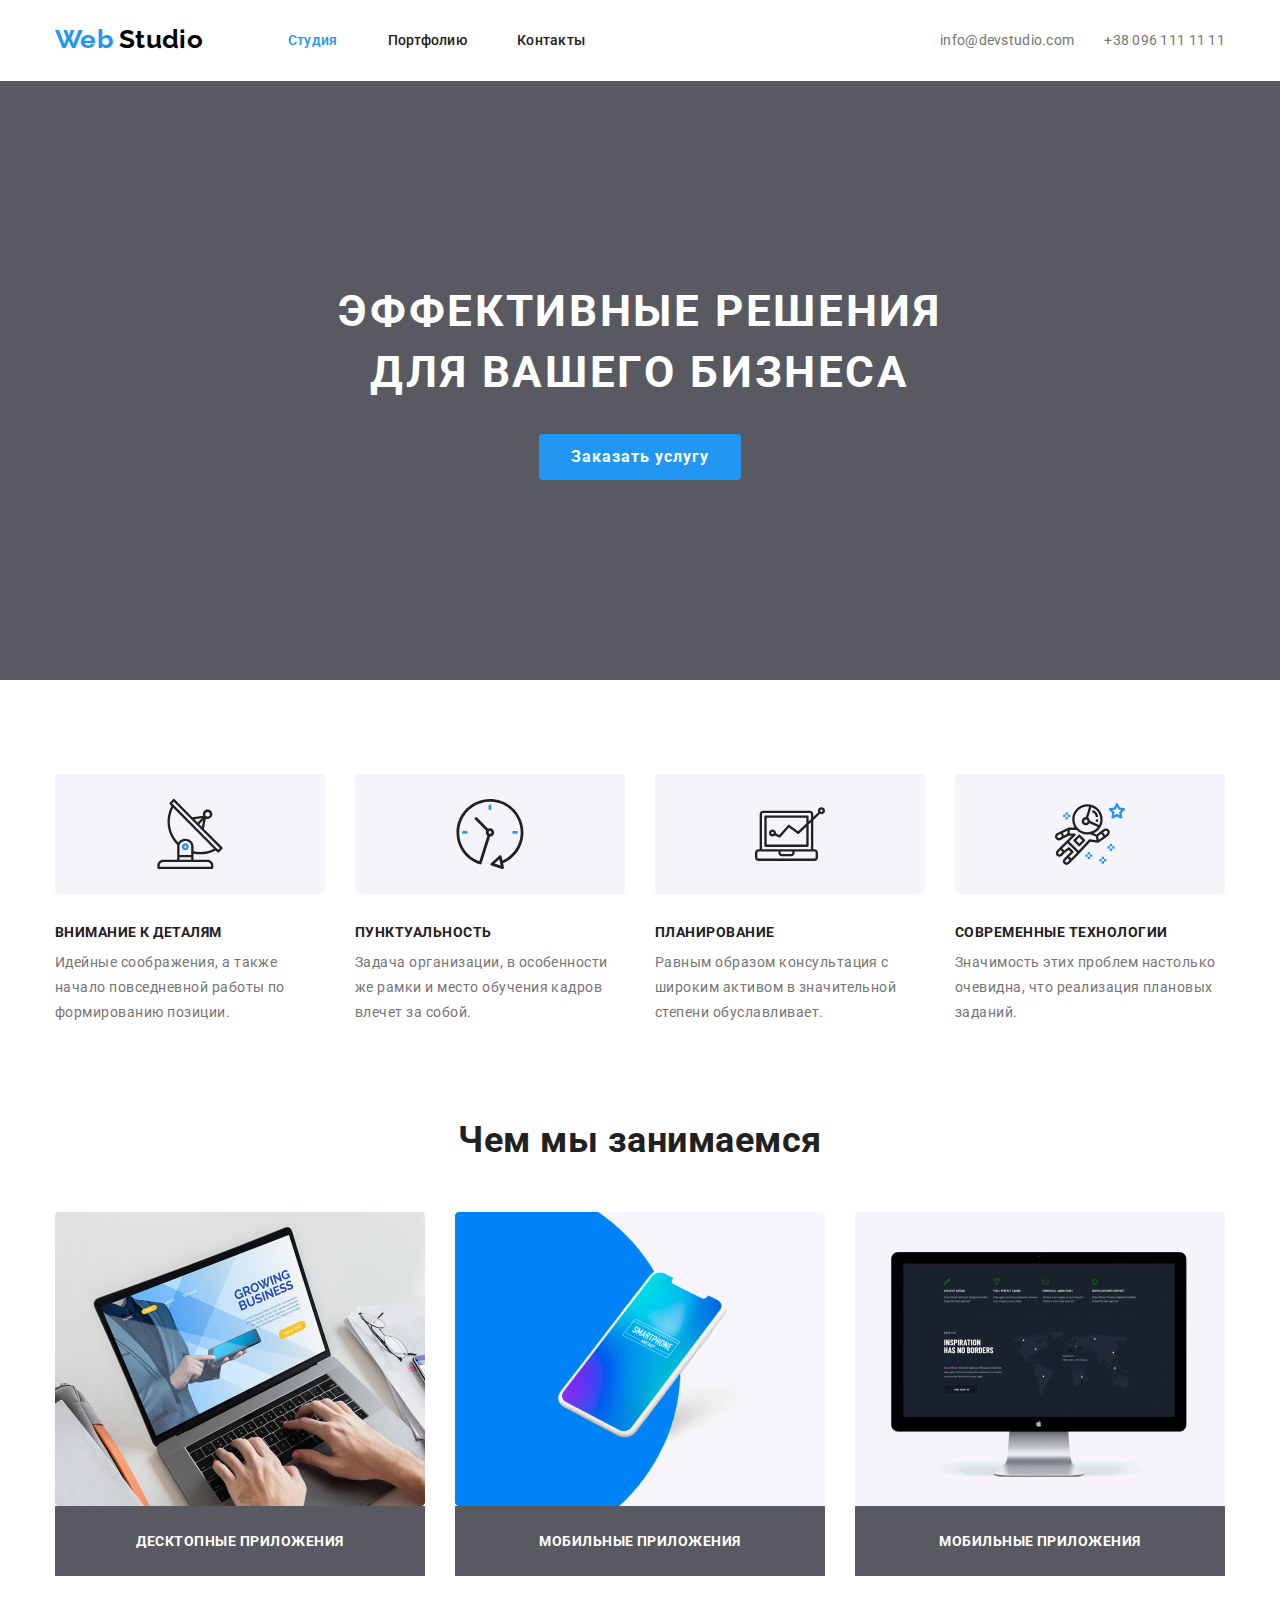
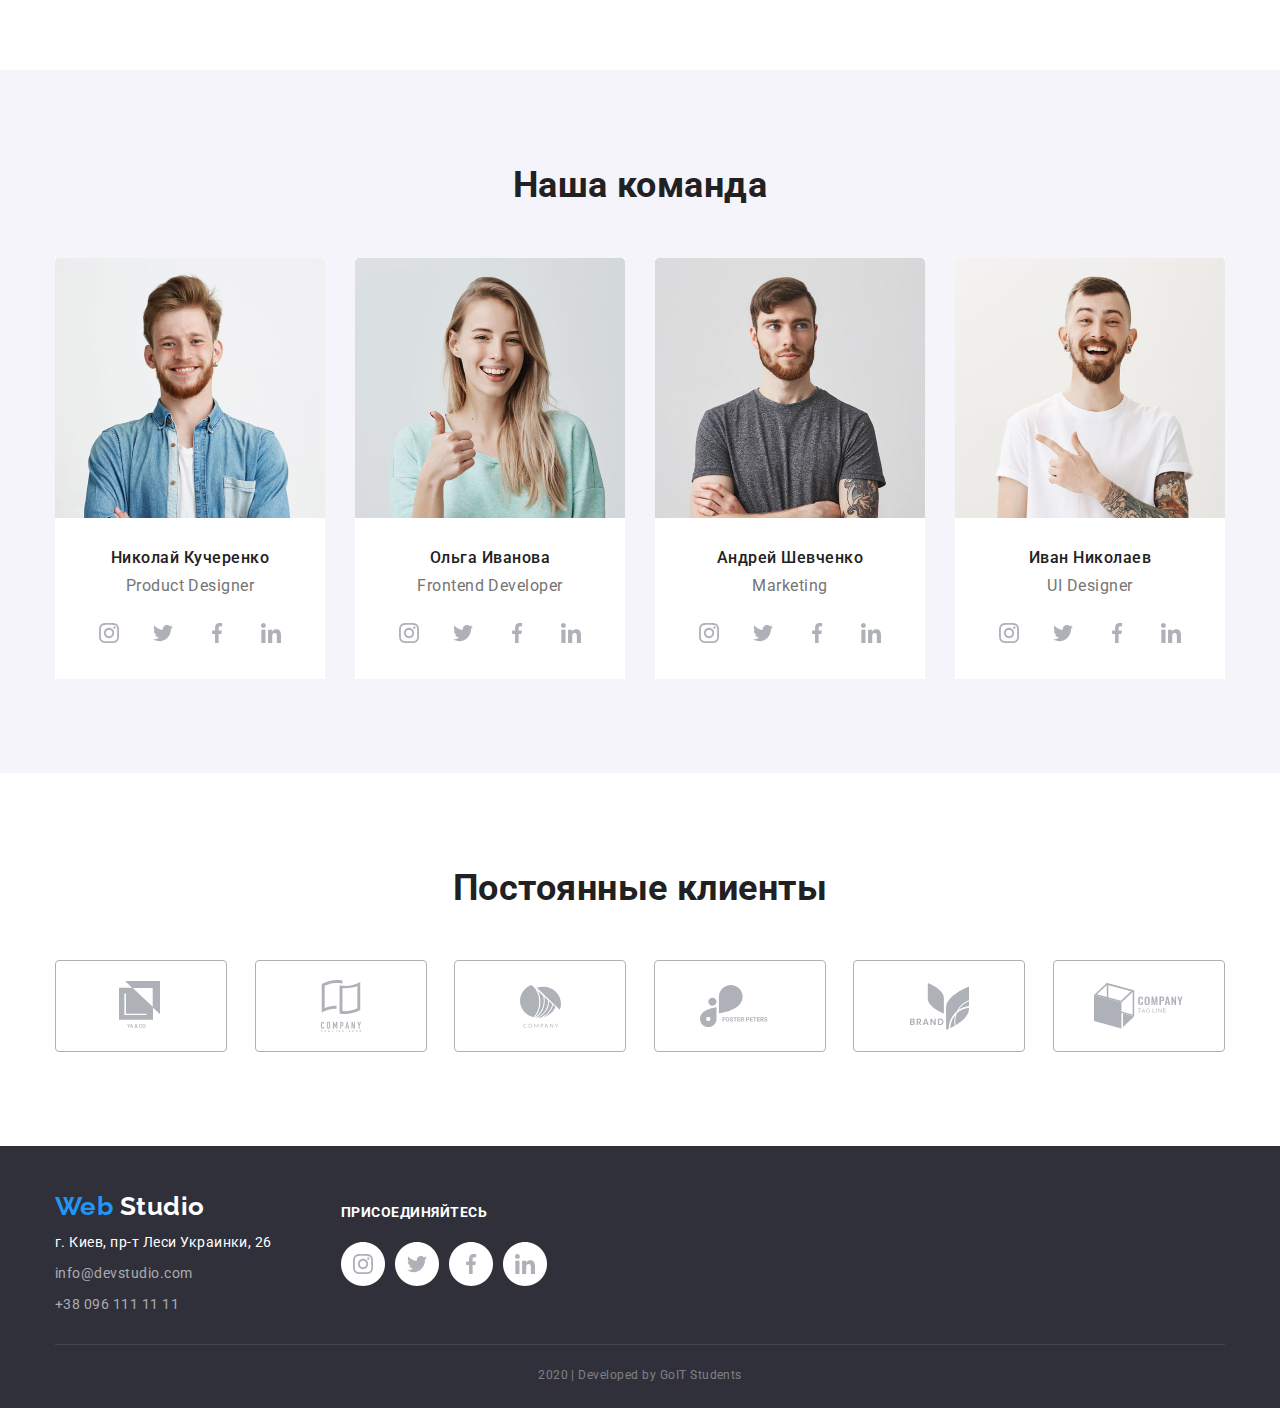
<file: index.html>
<!DOCTYPE html>
<html lang="ru">
  <head>
    <meta charset="UTF-8" />
    <meta name="viewport" content="width=device-width, initial-scale=1.0" />
    <title>Web Studio v.1</title>
    <link
      href="https://fonts.googleapis.com/css2?family=Roboto:wght@400;500;700&display=swap"
      rel="stylesheet"
    />
    <link
      href="https://fonts.googleapis.com/css2?family=Raleway:wght@700&display=swap"
      rel="stylesheet"
    />
    <link rel="stylesheet" href="./css/normalaize.css" />
    <link rel="stylesheet" href="./css/main.css" />
  </head>

  <body>
    <header class="conteiner main-nav">
      <nav class="link-nav">
        <a class="main-logo" href="index.html">
          <span class="blue"> Web</span> Studio</a>
          
        <ul class="link">
          <li class="nav-li">
            <a href="./index.html" class="link-current">Студия</a>
          </li>
          <li class="nav-li"><a href="portfolio.html">Портфолию</a></li>
          <li class="nav-li"><a href="">Контакты</a></li>
        </ul>
      </nav>

      <address class="adress-header">
        <ul class="link">
          <li class="add-li">
            <a href="mailto:info@devstudio.com">info@devstudio.com</a>
          </li>
          <li class="add-li">
            <a href="tel:+380961111111"> +38 096 111 11 11</a>
          </li>
        </ul>
      </address>
    </header>

    <main>
      <section class="hero">
        <h1 class="hero-title">Эффективные решения</br> для вашего бизнеса</h1>
        <button class="button-styles" type="button">Заказать услугу</button>
      </section>
      <!-- Features -->
      <section class="section-features">
        <div class="conteiner">
          <ul class="features">
            <li class="features-li">
              <div class="features-photo">
                <img src="./img/antenna1.svg" alt="антенна" />
              </div>
              <h3 class="features-tile">Внимание к деталям</h3>
              <p class="text">
                Идейные соображения, а также начало повседневной работы по
                формированию позиции.
              </p>
            </li>
            <li class="features-li">
              <div class="features-photo">
                <img src="./img/clock1.svg" alt="часы" />
              </div>
              <h3 class="features-tile">Пунктуальность</h3>
              <p class="text">
                Задача организации, в особенности же рамки и место обучения
                кадров влечет за собой.
              </p>
            </li>
            <li class="features-li">
              <div class="features-photo">
                <img src="./img/vector.svg" alt="вектор" />
              </div>
              <h3 class="features-tile">Планирование</h3>
              <p class="text">
                Равным образом консультация с широким активом в значительной
                степени обуславливает.
              </p>
            </li>
            <li class="features-li">
              <div class="features-photo">
                <img src="./img/astronaut1.svg" alt="астронавт" />
              </div>
              <h3 class="features-tile">Современные технологии</h3>
              <p class="text">
                Значимость этих проблем настолько очевидна, что реализация
                плановых заданий.
              </p>
            </li>
          </ul>
        </div>
      </section>
      <!-- Чем мы занимаемся -->
      <section class="section-work">
        <div class="conteiner">
          <h2 class="section-title">Чем мы занимаемся</h2>

          <ul class="work">
            <li>
              <a href=""
                ><img src="./img/img1.jpg" alt="ноутбук" width="370"
              /></a>
              <h3 class="work-title">Десктопные приложения</h3>
            </li>
            <li>
              <a href=""
                ><img src="./img/box.jpg" alt="телефон" width="370"
              /></a>
              <h3 class="work-title">Мобильные приложения</h3>
            </li>
            <li>
              <a href=""
                ><img src="./img/desctop.jpg" alt="монитор" width="370"
              /></a>
              <h3 class="work-title">Мобильные приложения</h3>
            </li>
          </ul>
        </div>
      </section>
      <!--Наша команда-->
      <section class="our-team">
        <div class="conteiner">
          <h2 class="section-title">Наша команда</h2>
          <ul class="team-list">
            <li class="team-li">
              <div class="team-img"><img src="./img/john.jpg" alt="Николай Кучеренко" width="270" /></div>
              <h3 class="team-link">Николай Кучеренко</h3>
              <p class="team-text">Product Designer</p>
              <ul class="social-link">
                <li><a href=""><img src="./img/instagram.svg"></a></li>
              <li><a href=""><img src="./img/twitter.svg"></a></li>
                <li><a href=""><img src="./img/facebook.svg"></a></li>
                <li><a href=""><img src="./img/linkedin.svg"></a></li>
              </ul>
            </li>

            <li class="team-li">
              <div class="team-img"><img src="./img/marta.jpg" alt="Ольга Иванова" width="270" /></div>
              <h3 class="team-link">Ольга Иванова</h3>
              <p class="team-text">Frontend Developer</p>
              <ul class="social-link">
                <li><a href=""><img src="./img/instagram.svg"></a></li>
                <li><a href=""><img src="./img/twitter.svg"></a></li>
                <li><a href=""><img src="./img/facebook.svg"></a></li>
                <li><a href=""><img src="./img/linkedin.svg"></a></li>
              </ul>
            </li>
            <li class="team-li">
              <div class="team-img"><img src="./img/robert.jpg" alt="Андрей Шевченко" width="270" /></div>
              <h3 class="team-link">Андрей Шевченко</h3>
              <p class="team-text">Marketing</p>
              <ul class="social-link">
                <li><a href=""><img src="./img/instagram.svg"></a></li>
            <li><a href=""><img src="./img/twitter.svg"></a></li>
                <li><a href=""><img src="./img/facebook.svg"></a></li>
                <li><a href=""><img src="./img/linkedin.svg"></a></li>
              </ul>
            </li>
            <li class="team-li">
              <div class="team-img"><img src="./img/martin.jpg" alt="Иван Николаев" width="270" /></div>
              <h3 class="team-link">Иван Николаев</h3>
              <p class="team-text">UI Designer</p>
              <ul class="social-link">
                <li><a href=""><img src="./img/instagram.svg"></a></li>
              <li><a href=""><img src="./img/twitter.svg"></a></li>
                <li><a href=""><img src="./img/facebook.svg"></a></li>
                <li><a href=""><img src="./img/linkedin.svg"></a></li>
              </ul>
            </li>
          </ul>
        </div>
      </section>
      <!--Постоянные клиенты-->
      <section class="our-customer">
        <div class="conteiner">
          <h2 class="section-title">Постоянные клиенты</h2>
          <ul class="customer-list">
            <li class="customer-li">
              <a href=""><img src="./img/logo1.svg" alt="клиент1" /></a>
            </li>
            <li class="customer-li">
              <a href=""><img src="./img/logo2.svg" alt="клиент2" /></a>
            </li>
            <li class="customer-li">
              <a href=""><img src="./img/logo3.svg" alt="клиент3" /></a>
            </li>
            <li class="customer-li">
              <a href=""><img src="./img/logo4.svg" alt="клиент4" /></a>
            </li>
            <li class="customer-li">
              <a href=""><img src="./img/logo5.svg" alt="клиент5" /></a>
            </li>
            <li class="customer-li">
              <a href=""><img src="./img/logo6.svg" alt="клиент6" /></a>
            </li>
          </ul>
         
      </section>
    </main>

    <footer class="foot">
      <div class="conteiner">

        <div class="foot-box">
          <div class="cont-add">
          <a class="main-logo-foot" href="index.html">
          <span class="blue"> Web</span> Studio</a>
        
        <address class="adress-footer">
          <span class="sity">г. Киев, пр-т Леси Украинки, 26</span>
        
          <ul class="foot-li">
            <li class="adress-a">
              <a href="mailto:info@devstudio.com">info@devstudio.com</a>
            </li>
            <li class="adress-a"><a href="tel:+380961111111"> +38 096 111 11 11</a></li>
          </ul>
        </address>
        </div>

        <section class="foot-link">
          
          <h3 class="porto">Подписки</h3>
          <b>присоединяйтесь</b>
          <ul class="social-link-footer">
            <li><a href=""><img src="./img/instagram.svg"></a></li>
          <li><a href=""><img src="./img/twitter.svg"></a></li>
            <li><a href=""><img src="./img/facebook.svg"></a></li>
            <li><a href=""><img src="./img/linkedin.svg"></a></li>
          </ul>
        </div>

          <div><p class="end">2020 | Developed by GoIT Students</p></div>
        </section>
      </div>
    </footer>
  </body>
</html>
</file>
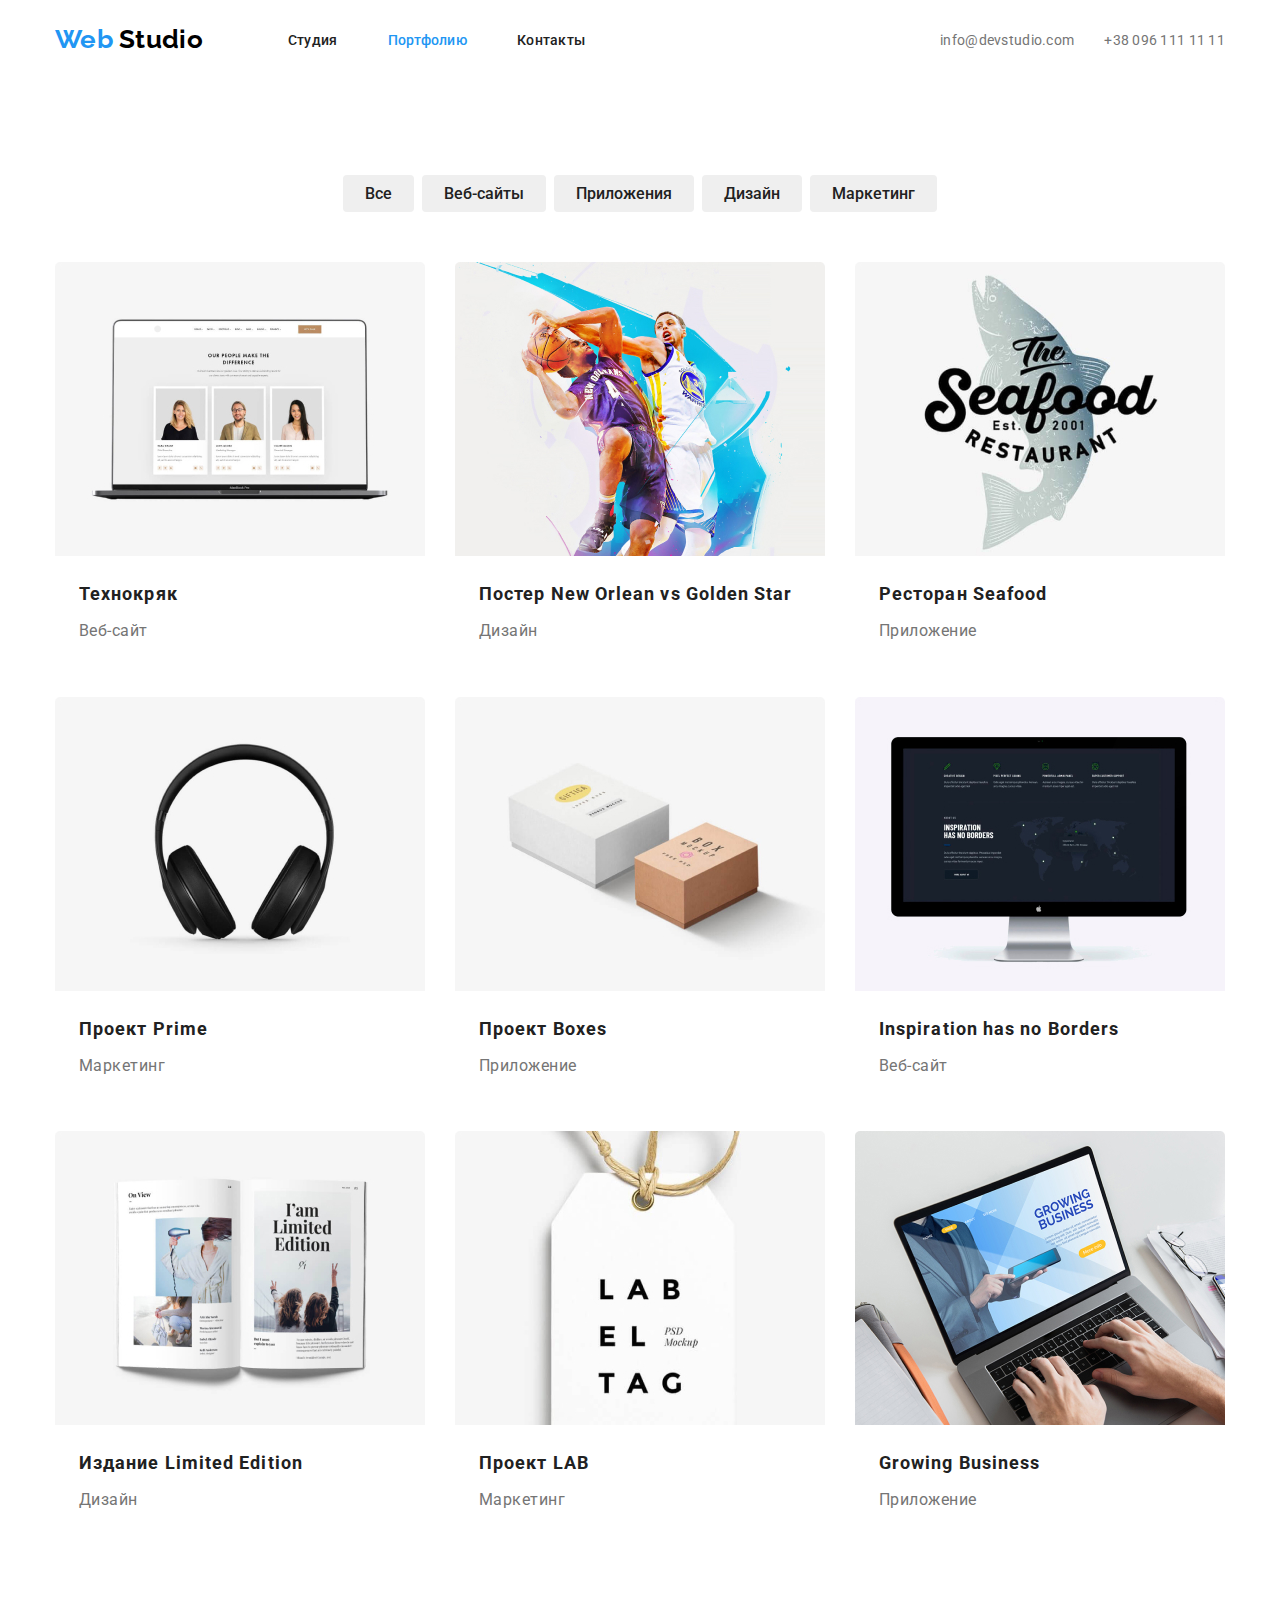
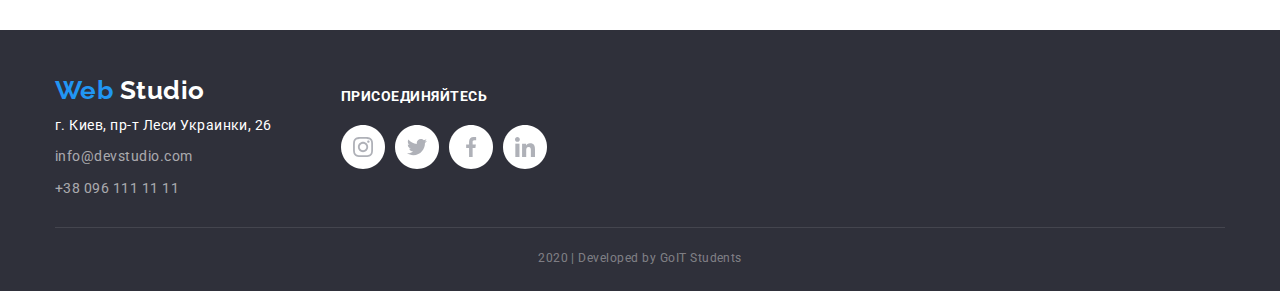
<file: portfolio.html>
<!DOCTYPE html>
<html lang="ru">
  <head>
    <meta charset="UTF-8" />
    <meta name="viewport" content="width=device-width, initial-scale=1.0" />
    <title>portfolio</title>
    <link
      href="https://fonts.googleapis.com/css2?family=Roboto:wght@400;500;700&display=swap"
      rel="stylesheet"
    />
    <link
      href="https://fonts.googleapis.com/css2?family=Raleway:wght@700&display=swap"
      rel="stylesheet"
    />
    <link rel="stylesheet" href="./css/normalaize.css" />
    <link rel="stylesheet" href="./css/main.css" />
  </head>
  <body>
    <header class="conteiner main-nav">
      <nav class="link-nav">
        <a class="main-logo" href="index.html">
          <span class="blue"> Web</span> Studio</a
        >

        <ul class="link">
          <li class="nav-li">
            <a href="./index.html">Студия</a>
          </li>
          <li class="nav-li">
            <a href="portfolio.html" class="link-current">Портфолию</a>
          </li>
          <li class="nav-li"><a href="">Контакты</a></li>
        </ul>
      </nav>

      <address class="adress-header">
        <ul class="link">
          <li class="add-li">
            <a href="mailto:info@devstudio.com">info@devstudio.com</a>
          </li>
          <li class="add-li">
            <a href="tel:+380961111111"> +38 096 111 11 11</a>
          </li>
        </ul>
      </address>
    </header>
    <main>
      <section>
        <div class="conteiner">
          <h1 class="porto">Портофолио</h1>
          <div >
            <ul class="filter-list">
              <li class="filter-li">
                <button class="button-style" type="button">Все</button>
              </li>
              <li class="filter-li">
                <button class="button-style" type="button">Веб-сайты</button>
              </li>
              <li class="filter-li">
                <button class="button-style" type="button">Приложения</button>
              </li>
              <li class="filter-li">
                <button class="button-style" type="button">Дизайн</button>
              </li>
              <li class="filter-li">
                <button class="button-style" type="button">Маркетинг</button>
              </li>
            </ul>
          </div>
        </div>
      
        <div class="conteiner project-blok">
          <ul class="project-blok">
            <li class="project-elements">
              <a href=""><img src="./img/project1.jpg" alt="проект1" width="370" />
                <h2 class="project-title">Технокряк</h2>
                <p class="projext-text">Веб-сайт</p>
                <p class="project-text-link">
                  Технокряк это современная площадка распространения
                  коронавируса. Компании используют эту платформу для цифрового
                  шпионажа и атак на защищённые сервера конкурентов.
                </p></a
              >
            </li>
            <li class="project-elements">
              <a href=""
                ><img src="./img/project2.jpg" alt="проект2" width="370" />
                <h2 class="project-title">Постер New Orlean vs Golden Star</h2>
                <p class="projext-text">Дизайн</p>
                <p class="project-text-link">
                  Технокряк это современная площадка распространения
                  коронавируса. Компании используют эту платформу для цифрового
                  шпионажа и атак на защищённые сервера конкурентов.
                </p></a
              >
            </li>
            <li class="project-elements">
              <a href=""
                ><img src="./img/project3.jpg" alt="проект3" width="370" />
                <h2 class="project-title">Ресторан Seafood</h2>
                <p class="projext-text">Приложение</p>
                <p class="project-text-link">
                  Технокряк это современная площадка распространения
                  коронавируса. Компании используют эту платформу для цифрового
                  шпионажа и атак на защищённые сервера конкурентов.
                </p></a
              >
            </li>
            <li class="project-elements">
              <a
                ><img src="./img/project4.jpg" alt="проект4" width="370" />
                <h2 class="project-title">Проект Prime</h2>
                <p class="projext-text">Маркетинг</p>
                <p class="project-text-link">
                  Технокряк это современная площадка распространения
                  коронавируса. Компании используют эту платформу для цифрового
                  шпионажа и атак на защищённые сервера конкурентов.
                </p></a
              >
            </li>
            <li class="project-elements">
              <a>
                <img src="./img/project5.jpg" alt="проект5" width="370" />
                <h2 class="project-title">Проект Boxes</h2>
                <p class="projext-text">Приложение</p>
                <p class="project-text-link">
                  Технокряк это современная площадка распространения
                  коронавируса. Компании используют эту платформу для цифрового
                  шпионажа и атак на защищённые сервера конкурентов.
                </p></a
              >
            </li>
            <li class="project-elements">
              <a
                ><img src="./img/project6.jpg" alt="проект6" width="370" />
                <h2 class="project-title">Inspiration has no Borders</h2>
                <p class="projext-text">Веб-сайт</p>
                <p class="project-text-link">
                  Технокряк это современная площадка распространения
                  коронавируса. Компании используют эту платформу для цифрового
                  шпионажа и атак на защищённые сервера конкурентов.
                </p></a
              >
            </li>
            <li class="project-elements">
              <a
                ><img src="./img/project7.jpg" alt="проект7" width="370" />
                <h2 class="project-title">Издание Limited Edition</h2>
                <p class="projext-text">Дизайн</p>
                <p class="project-text-link">
                  Технокряк это современная площадка распространения
                  коронавируса. Компании используют эту платформу для цифрового
                  шпионажа и атак на защищённые сервера конкурентов.
                </p></a
              >
            </li>
            <li class="project-elements">
              <a
                ><img src="./img/project8.jpg" alt="проект8" width="370" />
                <h2 class="project-title">Проект LAB</h2>
                <p class="projext-text">Маркетинг</p>
                <p class="project-text-link">
                  Технокряк это современная площадка распространения
                  коронавируса. Компании используют эту платформу для цифрового
                  шпионажа и атак на защищённые сервера конкурентов.
                </p></a
              >
            </li>
            <li class="project-elements">
              <a
                ><img src="./img/project9.jpg" alt="проект9" width="370" />
                <h2 class="project-title">Growing Business</h2>
                <p class="projext-text">Приложение</p>
                <p class="project-text-link">
                  Технокряк это современная площадка распространения
                  коронавируса. Компании используют эту платформу для цифрового
                  шпионажа и атак на защищённые сервера конкурентов.
                </p></a
              >
            </li>
          </ul>
        </div>
      </section>
    </main>
        <footer class="foot">
          <div class="conteiner">
        
            <div class="foot-box">
              <div class="cont-add">
                <a class="main-logo-foot" href="index.html">
                  <span class="blue"> Web</span> Studio</a>
        
                <address class="adress-footer">
                  <span class="sity">г. Киев, пр-т Леси Украинки, 26</span>
        
                  <ul class="foot-li">
                    <li class="adress-a">
                      <a href="mailto:info@devstudio.com">info@devstudio.com</a>
                    </li>
                    <li class="adress-a"><a href="tel:+380961111111"> +38 096 111 11 11</a></li>
                  </ul>
                </address>
              </div>
        
              <section class="foot-link">
        
                <h3 class="porto">Подписки</h3>
                <b>присоединяйтесь</b>
                <ul class="social-link-footer">
                  <li><a href=""><img src="./img/instagram.svg"></a></li>
                  <li><a href=""><img src="./img/twitter.svg"></a></li>
                  <li><a href=""><img src="./img/facebook.svg"></a></li>
                  <li><a href=""><img src="./img/linkedin.svg"></a></li>
                </ul>
            </div>
        
            <div>
              <p class="end">2020 | Developed by GoIT Students</p>
            </div>
            </section>
          </div>
        </footer>
  </body>
</html>
</file>
<file: css/main.css>
:root {
  --primary-text-color: #212121;
  --secondary-text-color: #757575;
  --accent-color: #2196f3;
  --text-logo: #000;
  --primary-white-color: #ffffff;
  --social-link-color: #afb1b8;
  --secondary-background-color: rgba(47, 48, 58, 0.8);
  --ghost-color: #2f303a;
  --secondary-ghost: rgba(255, 255, 255, 0.6);
  --backgraund-color: #f5f4fa;
}
body {
  background-color: var(--primary-white-color);
  font-family: 'Roboto', sans-serif;
  letter-spacing: 0.03em;
  color: var(--primary-text-color);
}
.conteiner {
  margin-left: auto;
  margin-right: auto;
  width: 1170px;
  padding-left: 15px;
  padding-right: 15px;
}

ul {
  display: flex;
  list-style-type: none;
  padding: 0px;
  margin: 0px;
}
a {
  text-decoration: none;
  color: inherit;
}
img {
  display: block;
}
section {
  margin-top: 0px;
}
.section-title {
  font-weight: 700;
  font-size: 36px;
  line-height: 1.2;
  text-align: center;
  margin-top: 0px;
  margin-bottom: 50px;
}
/*шапка*/
.main-nav {
  display: flex;
  align-items: center;
}
.link-nav {
  display: flex;

  font-weight: 500;
  font-size: 14px;
  line-height: 1.2;
  letter-spacing: 0.02em;
}
.link .nav-li {
  display: block;
  padding-top: 32px;
  padding-bottom: 32px;
}
/* логотип */
.main-logo {
  padding-top: 24px;
  padding-bottom: 25px;
  margin-right: 85px;

  font-family: 'Raleway', sans-serif;
  font-weight: 700;
  font-size: 26px;
  line-height: 1.2;
  text-decoration: none;
  color: var(--text-logo);
}
.blue {
  color: var(--accent-color);
}

.link-current {
  color: var(--accent-color);
}

.link-nav .link :hover,
.link-nav .link :focus {
  color: var(--accent-color);
}
.link .nav-li:not(:last-child) {
  margin-right: 50px;
}
.adress-header {
  margin-left: auto;

  font-style: normal;
  font-size: 14px;
  line-height: 1.15;
  letter-spacing: 0.02em;
  color: var(--secondary-text-color);
}
.adress-header .link :hover,
.adress-header .link :focus {
  color: var(--accent-color);
}
.link .add-li:not(:first-child) {
  margin-left: 30px;
}
.link .add-li {
  display: block;
  padding-top: 32px;
  padding-bottom: 32px;
}

/*герой*/
.hero {
  background: var(--secondary-background-color);
  padding-top: 200px;
  padding-bottom: 200px;
  text-align: center;
}
.hero-title {
  color: var(--primary-white-color);
  font-weight: 700;
  font-size: 44px;
  line-height: 1.4;
  letter-spacing: 0.06em;
  text-transform: uppercase;
  margin-top: 0px;
  margin-bottom: 30px;
}

/*Button*/
.button-styles {
  display: inline-block;
  border-radius: 4px;
  border-style: none;

  background-color: var(--accent-color);
  color: var(--primary-white-color);
  padding-top: 10px;
  padding-bottom: 10px;
  padding-left: 32px;
  padding-right: 32px;

  font-weight: 700;
  font-size: 16px;
  line-height: 1.6;
  letter-spacing: 0.06em;
}

/*Features*/
.section-features {
  padding-top: 94px;
  padding-bottom: 94px;
}
.features {
  justify-content: space-between;
  width: 270px;
}

.features-photo {
  border-radius: 4px;
  display: flex;
  align-items: center;
  justify-content: center;
  width: 270px;
  height: 120px;
  margin-bottom: 30px;
  background: var(--backgraund-color);
}
.features .features-li:not(:last-child) {
  margin-right: 30px;
}
.features-tile {
  margin-top: 0px;
  margin-bottom: 10px;

  font-weight: 700;
  font-size: 14px;
  line-height: 1.15;
  text-transform: uppercase;
}
.features .text {
  color: var(--secondary-text-color);
  font-weight: 400;
  font-size: 14px;
  line-height: 1.8;
  margin-top: 0px;
  margin-bottom: 0px;
}
/*чем мы занимаемся*/
.section-work {
  padding-bottom: 94px;
}

.work-title {
  display: flex;
  align-items: center;
  justify-content: center;
  width: 370px;
  height: 70px;
  margin: 0px;

  background: var(--secondary-background-color);
  color: var(--primary-white-color);
  font-weight: 700;
  font-size: 14px;
  line-height: 1.15;
  text-transform: uppercase;
}

.work li:not(:last-child) {
  margin-right: 30px;
}
/*Наша команда*/
.our-team {
  padding-top: 94px;
  padding-bottom: 94px;
  background-color: var(--backgraund-color);
}
.team-li {
  background-color: var(--primary-white-color);
}
.team-list .team-li:not(:last-child) {
  margin-right: 30px;
}

.team-img {
  margin-bottom: 30px;
}
.team-link {
  margin-top: 0px;
  margin-bottom: 10px;

  font-weight: 500;
  font-size: 16px;
  line-height: 1.2;
  text-align: center;
}
.team-text {
  margin-top: 0px;
  margin-bottom: 16px;
  color: var(--secondary-text-color);
  font-weight: 400;
  font-size: 16px;
  text-align: center;
}
.social-link {
  display: flex;
  align-items: center;
  justify-content: center;
  margin: 0px;
  padding-bottom: 24px;
  color: var(--social-link-color);
}
.social-link :hover,
.social-link :focus {
  color: var(--accent-color);
}
.social-link li:not(:last-child) {
  margin-right: 10px;
}

/*Постоянные клиенты*/
.our-customer {
  padding-top: 94px;
  padding-bottom: 94px;
}
.customer-list {
  display: flex;
  justify-content: space-between;
}
.customer-li {
  display: flex;
  align-items: center;
  justify-content: center;
  border: 1px solid var(--social-link-color);
  border-radius: 4px;
  height: 90px;
  width: 170px;
}

/*подвал*/
.foot {
  margin-top: 0px;
  margin-bottom: 0px;
  background-color: var(--ghost-color);
}
.foot-box {
  display: flex;
  border-bottom: 1px solid rgba(255, 255, 255, 0.1);
}
.cont-add {
  padding-top: 45px;
  padding-bottom: 28px;
  margin-right: 69px;
}
.foot-link {
  display: block;
  padding-top: 57px;
  margin: 0px;
}
.foot-link .social-link {
  margin-top: 20px;
}
.foot-li {
  display: block;
}
.adress-a:not(:last-child) {
  margin-bottom: 9px;
}
.main-logo-foot {
  display: block;
  margin-bottom: 8px;
  font-family: 'Raleway', sans-serif;
  font-weight: 700;
  font-size: 26px;
  line-height: 1.2;
  text-decoration: none;

  color: var(--primary-white-color);
}
.blue {
  color: var(--accent-color);
}

.sity {
  display: block;
  margin-bottom: 9px;
  color: var(--primary-white-color);
}
.adress-footer {
  color: var(--secondary-ghost);
  font-style: normal;
  font-weight: 400;
  font-size: 14px;
  line-height: 1.6;
}

b {
  margin-bottom: 20px;
  color: var(--primary-white-color);
  font-weight: 700;
  font-size: 14px;
  line-height: 1.15;
  text-transform: uppercase;
}
.social-link-footer {
  display: flex;
  align-items: center;
  justify-content: center;
  margin-top: 20px;
  color: var(--social-link-color);
}
.social-link-footer li:not(:last-child) {
  margin-right: 10px;
}
.end {
  padding-top: 18px;
  padding-bottom: 21px;
  margin: 0px;
  background: var(--ghost-color);
  font-weight: 400;
  font-size: 12px;
  line-height: 2;
  text-align: center;
  color: rgba(255, 255, 255, 0.4);
}

/*портофлио*/
.porto {
  display: none;
}
.filter-list {
  display: flex;
  justify-content: center;
  padding-top: 93px;
  border-top: 1px solid rgba(255, 255, 255, 0.1);
}
.filter-list .filter-li:not(:last-child) {
  margin-right: 8px;
}
.button-style {
  display: inline-block;
  border-radius: 4px;
  border-style: none;

  color: var(--primary-text-color);
  padding-left: 22px;
  padding-right: 22px;
  padding-top: 6px;
  padding-bottom: 6px;

  font-weight: 500;
  font-size: 16px;
  line-height: 1.6;
}

.button-style:hover,
.button-style:focus {
  color: var(--primary-white-color);
  background-color: var(--accent-color);
}

/*проекты*/
.conteiner .project-blok {
  padding-top: 50px;
  padding-bottom: 94px;
}
.project-blok {
  display: flex;
  flex-wrap: wrap;
}
.project-elements {
  width: 370px;
  padding-bottom: 20px;
  margin-right: 30px;
}

.project-elements:nth-child(3n) {
  margin-right: 0px;
}

.project-elements:nth-child(-2 + 3) {
  margin-bottom: 0px;
}
.project-elements:nth-child(-n + 6) {
  margin-bottom: 30px;
}
.project-elements img {
  margin-bottom: 20px;
}
.project-title {
  margin-top: 0px;
  margin-bottom: 4px;
  margin-left: 24px;

  font-weight: 700;
  font-size: 18px;
  line-height: 2;
  letter-spacing: 0.06em;
}
.projext-text {
  margin-top: 0px;
  margin-bottom: 0px;
  margin-left: 24px;

  color: var(--secondary-text-color);
  font-weight: 400;
  font-size: 16px;
  line-height: 1.9;
}
.project-text-link {
  display: none;
  margin: 0px;
  background-color: var(--accent-color);
  font-weight: 400;
  font-size: 18px;
  line-height: 1.56;
  color: var(--primary-white-color);
}
</file>
<file: css/normalaize.css>
/*! normalize.css v8.0.1 | MIT License | github.com/necolas/normalize.css */

/* Document
   ========================================================================== */

/**
 * 1. Correct the line height in all browsers.
 * 2. Prevent adjustments of font size after orientation changes in iOS.
 */

html {
  line-height: 1.15; /* 1 */
  -webkit-text-size-adjust: 100%; /* 2 */
}

/* Sections
   ========================================================================== */

/**
 * Remove the margin in all browsers.
 */

body {
  margin: 0;
}

/**
 * Render the `main` element consistently in IE.
 */

main {
  display: block;
}

/**
 * Correct the font size and margin on `h1` elements within `section` and
 * `article` contexts in Chrome, Firefox, and Safari.
 */

h1 {
  font-size: 2em;
  margin: 0.67em 0;
}

/* Grouping content
   ========================================================================== */

/**
 * 1. Add the correct box sizing in Firefox.
 * 2. Show the overflow in Edge and IE.
 */

hr {
  box-sizing: content-box; /* 1 */
  height: 0; /* 1 */
  overflow: visible; /* 2 */
}

/**
 * 1. Correct the inheritance and scaling of font size in all browsers.
 * 2. Correct the odd `em` font sizing in all browsers.
 */

pre {
  font-family: monospace, monospace; /* 1 */
  font-size: 1em; /* 2 */
}

/* Text-level semantics
   ========================================================================== */

/**
 * Remove the gray background on active links in IE 10.
 */

a {
  background-color: transparent;
}

/**
 * 1. Remove the bottom border in Chrome 57-
 * 2. Add the correct text decoration in Chrome, Edge, IE, Opera, and Safari.
 */

abbr[title] {
  border-bottom: none; /* 1 */
  text-decoration: underline; /* 2 */
  text-decoration: underline dotted; /* 2 */
}

/**
 * Add the correct font weight in Chrome, Edge, and Safari.
 */

b,
strong {
  font-weight: bolder;
}

/**
 * 1. Correct the inheritance and scaling of font size in all browsers.
 * 2. Correct the odd `em` font sizing in all browsers.
 */

code,
kbd,
samp {
  font-family: monospace, monospace; /* 1 */
  font-size: 1em; /* 2 */
}

/**
 * Add the correct font size in all browsers.
 */

small {
  font-size: 80%;
}

/**
 * Prevent `sub` and `sup` elements from affecting the line height in
 * all browsers.
 */

sub,
sup {
  font-size: 75%;
  line-height: 0;
  position: relative;
  vertical-align: baseline;
}

sub {
  bottom: -0.25em;
}

sup {
  top: -0.5em;
}

/* Embedded content
   ========================================================================== */

/**
 * Remove the border on images inside links in IE 10.
 */

img {
  border-style: none;
}

/* Forms
   ========================================================================== */

/**
 * 1. Change the font styles in all browsers.
 * 2. Remove the margin in Firefox and Safari.
 */

button,
input,
optgroup,
select,
textarea {
  font-family: inherit; /* 1 */
  font-size: 100%; /* 1 */
  line-height: 1.15; /* 1 */
  margin: 0; /* 2 */
}

/**
 * Show the overflow in IE.
 * 1. Show the overflow in Edge.
 */

button,
input {
  /* 1 */
  overflow: visible;
}

/**
 * Remove the inheritance of text transform in Edge, Firefox, and IE.
 * 1. Remove the inheritance of text transform in Firefox.
 */

button,
select {
  /* 1 */
  text-transform: none;
}

/**
 * Correct the inability to style clickable types in iOS and Safari.
 */

button,
[type='button'],
[type='reset'],
[type='submit'] {
  -webkit-appearance: button;
}

/**
 * Remove the inner border and padding in Firefox.
 */

button::-moz-focus-inner,
[type='button']::-moz-focus-inner,
[type='reset']::-moz-focus-inner,
[type='submit']::-moz-focus-inner {
  border-style: none;
  padding: 0;
}

/**
 * Restore the focus styles unset by the previous rule.
 */

button:-moz-focusring,
[type='button']:-moz-focusring,
[type='reset']:-moz-focusring,
[type='submit']:-moz-focusring {
  outline: 1px dotted ButtonText;
}

/**
 * Correct the padding in Firefox.
 */

fieldset {
  padding: 0.35em 0.75em 0.625em;
}

/**
 * 1. Correct the text wrapping in Edge and IE.
 * 2. Correct the color inheritance from `fieldset` elements in IE.
 * 3. Remove the padding so developers are not caught out when they zero out
 *    `fieldset` elements in all browsers.
 */

legend {
  box-sizing: border-box; /* 1 */
  color: inherit; /* 2 */
  display: table; /* 1 */
  max-width: 100%; /* 1 */
  padding: 0; /* 3 */
  white-space: normal; /* 1 */
}

/**
 * Add the correct vertical alignment in Chrome, Firefox, and Opera.
 */

progress {
  vertical-align: baseline;
}

/**
 * Remove the default vertical scrollbar in IE 10+.
 */

textarea {
  overflow: auto;
}

/**
 * 1. Add the correct box sizing in IE 10.
 * 2. Remove the padding in IE 10.
 */

[type='checkbox'],
[type='radio'] {
  box-sizing: border-box; /* 1 */
  padding: 0; /* 2 */
}

/**
 * Correct the cursor style of increment and decrement buttons in Chrome.
 */

[type='number']::-webkit-inner-spin-button,
[type='number']::-webkit-outer-spin-button {
  height: auto;
}

/**
 * 1. Correct the odd appearance in Chrome and Safari.
 * 2. Correct the outline style in Safari.
 */

[type='search'] {
  -webkit-appearance: textfield; /* 1 */
  outline-offset: -2px; /* 2 */
}

/**
 * Remove the inner padding in Chrome and Safari on macOS.
 */

[type='search']::-webkit-search-decoration {
  -webkit-appearance: none;
}

/**
 * 1. Correct the inability to style clickable types in iOS and Safari.
 * 2. Change font properties to `inherit` in Safari.
 */

::-webkit-file-upload-button {
  -webkit-appearance: button; /* 1 */
  font: inherit; /* 2 */
}

/* Interactive
   ========================================================================== */

/*
 * Add the correct display in Edge, IE 10+, and Firefox.
 */

details {
  display: block;
}

/*
 * Add the correct display in all browsers.
 */

summary {
  display: list-item;
}

/* Misc
   ========================================================================== */

/**
 * Add the correct display in IE 10+.
 */

template {
  display: none;
}

/**
 * Add the correct display in IE 10.
 */

[hidden] {
  display: none;
}
</file>
